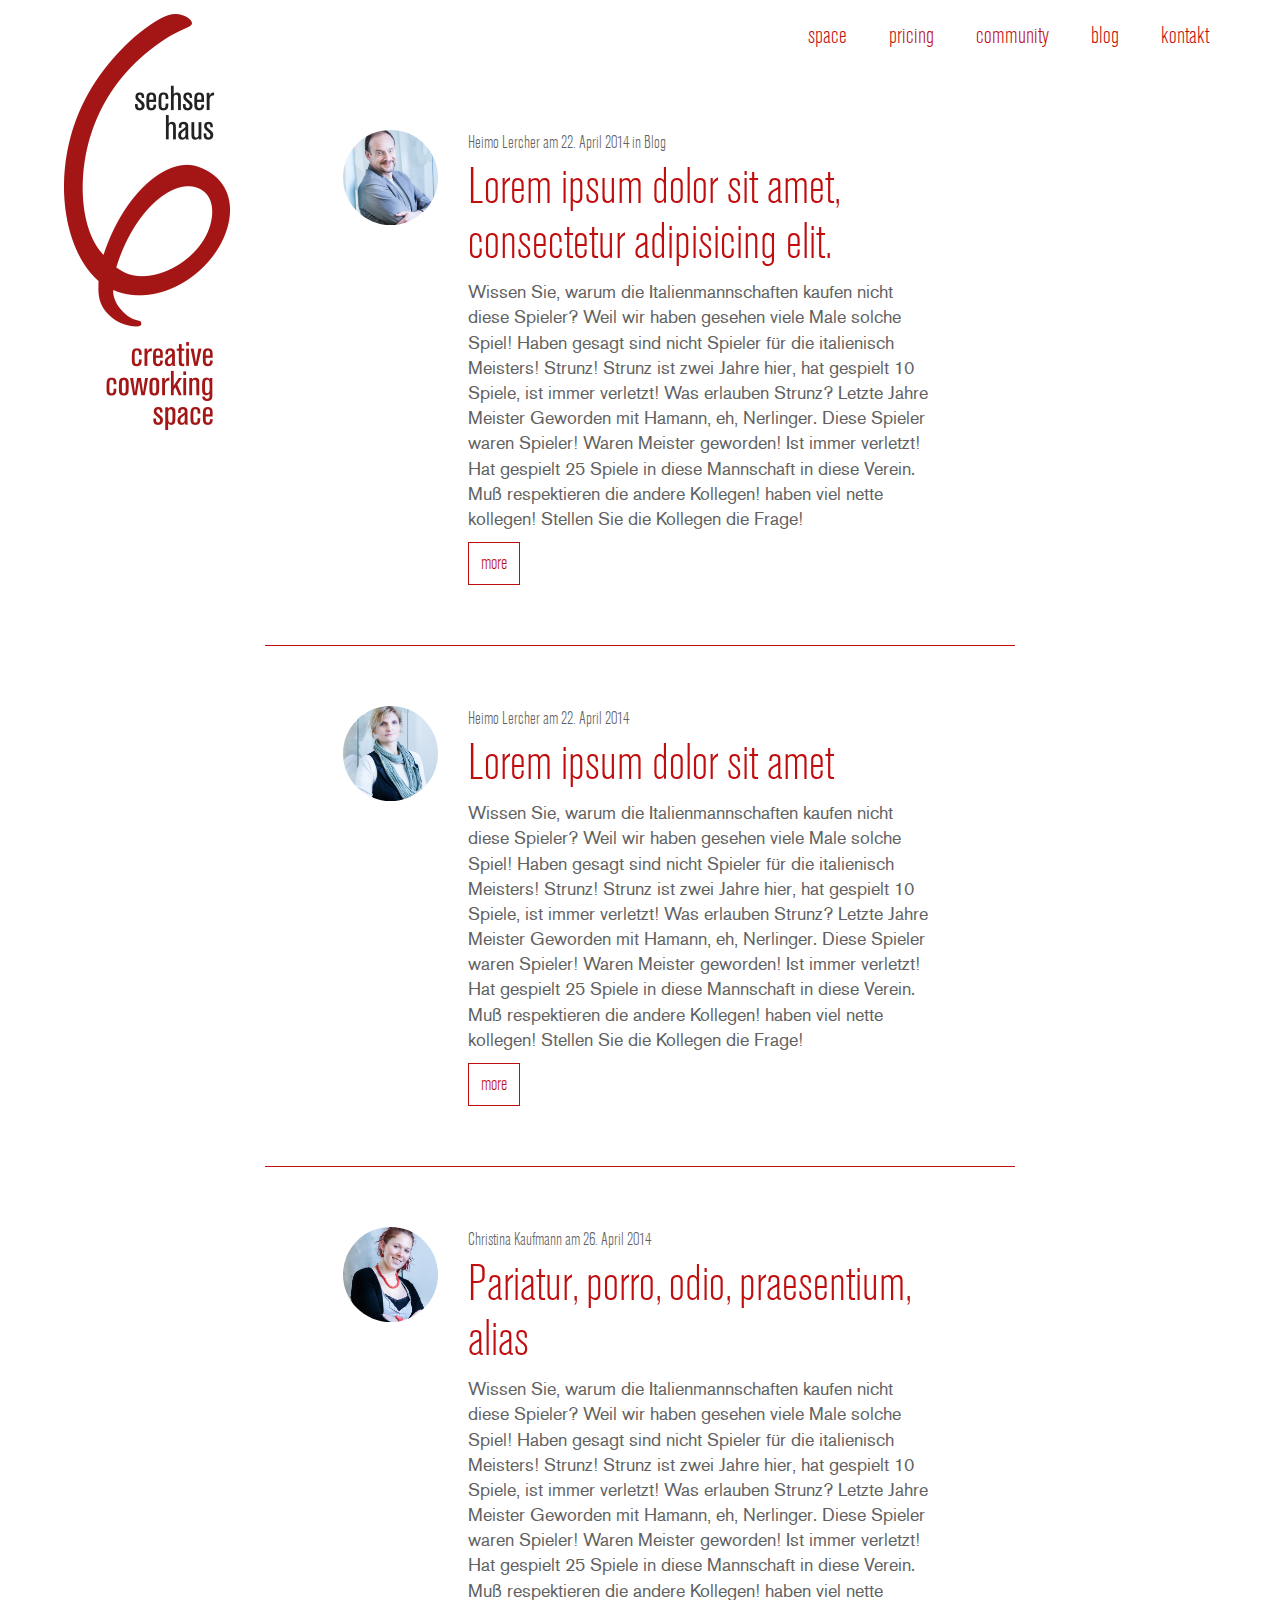
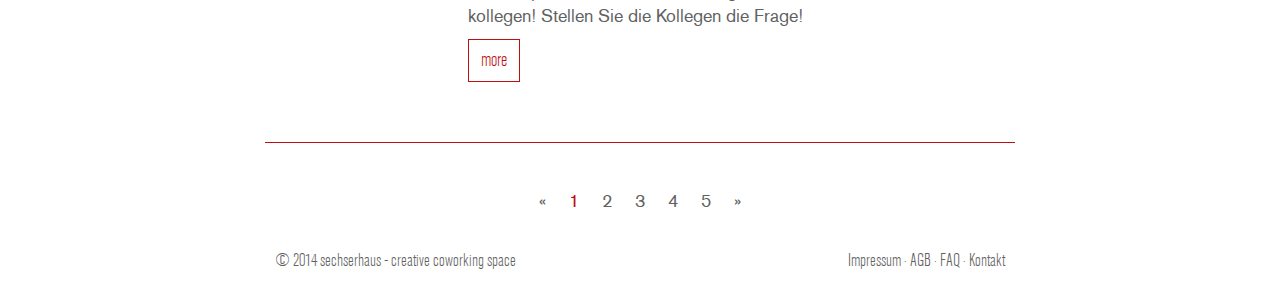
<file: blog.html>
<!doctype html>
	<html lang="de">
		<head>
		<meta charset="utf-8">
		<meta http-equiv="X-UA-Compatible" content="IE=edge">
		<meta name="viewport" content="width=device-width, initial-scale=1">
		<meta name="description" content="">
		<meta name="author" content="">
		<link rel="shortcut icon" href="assets/ico/favicon.ico">
		<title>sechserhaus blog</title>
		<!-- Bootstrap core CSS -->
		<link href="css/bootstrap.min.css" rel="stylesheet">
		<link href="css/style.css" rel="stylesheet">
		<!-- Just for debugging purposes. Don't actually copy this line! -->
		<!--[if lt IE 9]><script src="../../assets/js/ie8-responsive-file-warning.js"></script><![endif]-->
		<!-- HTML5 shim and Respond.js IE8 support of HTML5 elements and media queries -->
		<!--[if lt IE 9]>
		<script src="https://oss.maxcdn.com/libs/html5shiv/3.7.0/html5shiv.js"></script>
		<script src="https://oss.maxcdn.com/libs/respond.js/1.4.2/respond.min.js"></script>
		<![endif]-->
		<!-- Custom styles for this template -->
	<style id="holderjs-style" type="text/css"></style></head>
	<!-- NAVBAR
	================================================== -->
		<body>
		<div class="navbar-wrapper">
			<div class="container">
				<div class="navbar navbar-default navbar-fixed-top navbar-right" role="navigation" data-spy="affix" data-offset-top="10">
					<div class="container">
							<div class="navbar-header">
								<button type="button" class="navbar-toggle" data-toggle="collapse" data-target=".navbar-collapse">
								<span class="sr-only">Toggle navigation</span>
								<span class="icon-bar"></span>
								<span class="icon-bar"></span>
								<span class="icon-bar"></span>
								</button>
							<a class="navbar-brand" href="index.html#myCarousel">sechserhaus</a>
							<a class="navbar-logo hidden-xs" href="index.html#myCarousel">
							<img src="img/logo_hoch.png" alt="">
						</a>

							</div>
							<div class="navbar-collapse collapse">
								<ul class="nav navbar-nav navbar-right">
									<li><a href="index.html#space">space</a></li>
									<li><a href="index.html#pricing">pricing</a></li>
									<li><a href="index.html#community">community</a></li>
									<li><a href="blog.html">blog</a></li>
									<li><a href="#kontakt">kontakt</a></li>
								</ul>
						</div>
					</div>
				</div>
			</div>
		</div>
			<!-- Blogpost
			================================================== -->
			<!-- Wrap the rest of the page in another container to center all the content. -->
				<div class="container">
					<div class="row">
						<div class="col-sm-8 col-sm-offset-2">
						<!-- <h1>sechserhaus blog</h1> -->
							<div class="row blog-excerpt">
								<div class="col-xs-2 col-sm-offset-1">
									<div class="img-responsive img-circle avatar cover cover1" style="background: url(img/portrait_01.jpg) no-repeat center center; background-size:cover;">
									</div>
								</div>
									<div class="col-sm-8">
									<p class="post-meta">
										Heimo Lercher am 22. April 2014 in Blog
									</p>
										<a href="blogpost.html">
												<h1 class="post-title">
										Lorem ipsum dolor sit amet, consectetur adipisicing elit.
									</h1>
										</a>
										<p>Wissen Sie, warum die Italienmannschaften kaufen nicht diese Spieler? Weil wir haben gesehen viele Male solche Spiel! Haben gesagt sind nicht Spieler für die italienisch Meisters! Strunz! Strunz ist zwei Jahre hier, hat gespielt 10 Spiele, ist immer verletzt! Was erlauben Strunz? Letzte Jahre Meister Geworden mit Hamann, eh, Nerlinger. Diese Spieler waren Spieler! Waren Meister geworden! Ist immer verletzt! Hat gespielt 25 Spiele in diese Mannschaft in diese Verein. Muß respektieren die andere Kollegen! haben viel nette kollegen! Stellen Sie die Kollegen die Frage!</p>
										<a href="blogpost.html" class="btn btn-primary">more</a>
									</div>
								</div>
								<hr>
								<div class="row blog-excerpt">
								<div class="col-xs-2 col-sm-offset-1">
									<div class="img-responsive img-circle avatar cover cover1" style="background: url(img/portrait_05.jpg) no-repeat center center; background-size:cover;">
									</div>
								</div>
									<div class="col-sm-8">
									<p class="post-meta">
										Heimo Lercher am 22. April 2014
									</p>
										<a href="blogpost.html">
											<h1 class="post-title">
										Lorem ipsum dolor sit amet 
									</h1>
										</a>
										<p>Wissen Sie, warum die Italienmannschaften kaufen nicht diese Spieler? Weil wir haben gesehen viele Male solche Spiel! Haben gesagt sind nicht Spieler für die italienisch Meisters! Strunz! Strunz ist zwei Jahre hier, hat gespielt 10 Spiele, ist immer verletzt! Was erlauben Strunz? Letzte Jahre Meister Geworden mit Hamann, eh, Nerlinger. Diese Spieler waren Spieler! Waren Meister geworden! Ist immer verletzt! Hat gespielt 25 Spiele in diese Mannschaft in diese Verein. Muß respektieren die andere Kollegen! haben viel nette kollegen! Stellen Sie die Kollegen die Frage!</p>
										<a href="blogpost.html" class="btn btn-primary">more</a>
									</div>
								</div>
								<hr>
								<div class="row blog-excerpt">
								<div class="col-xs-2 col-sm-offset-1">
									<div class="img-responsive img-circle cover cover1" style="background: url(img/portrait_03.jpg) no-repeat center center; background-size:cover;">
									</div>
								</div>
									<div class="col-sm-8">
									<p class="post-meta">
										Christina Kaufmann am 26. April 2014
									</p>
										<a href="blogpost.html">
											<h1 class="post-title">
										Pariatur, porro, odio, praesentium, alias 
									</h1>
										</a>
										<p>Wissen Sie, warum die Italienmannschaften kaufen nicht diese Spieler? Weil wir haben gesehen viele Male solche Spiel! Haben gesagt sind nicht Spieler für die italienisch Meisters! Strunz! Strunz ist zwei Jahre hier, hat gespielt 10 Spiele, ist immer verletzt! Was erlauben Strunz? Letzte Jahre Meister Geworden mit Hamann, eh, Nerlinger. Diese Spieler waren Spieler! Waren Meister geworden! Ist immer verletzt! Hat gespielt 25 Spiele in diese Mannschaft in diese Verein. Muß respektieren die andere Kollegen! haben viel nette kollegen! Stellen Sie die Kollegen die Frage!</p>
										<a href="blogpost.html" class="btn btn-primary">more</a>
									</div>
							</div>
							<hr>
							<div class="row">
								<div class="text-center">
									<ul class="pagination">
								  <li><span>&laquo;</span></li>
								  <li class="active"><span>1 <span class="sr-only">(current)</span></span></li>
								  <li><span>2</span></li>
								  <li><span>3</span></li>
								  <li><span>4</span></li>
								  <li><span>5</span></li>
								  <li><span>&raquo;</span></li>
								</ul>
								</div>
							</div>
						</div>	
					</div>
						<footer>
							<div class="col-sm-8 col-sm-offset-2">
								<p class="pull-right"><a href="#">Impressum</a> · <a href="#">AGB</a> · <a href="#">FAQ</a> · <a href="#">Kontakt</a></p>
								<p>&copy; 2014 sechserhaus - creative coworking space</p>
							</div>
						</footer>
					</div><!-- /.container -->
					<!-- Bootstrap core JavaScript
					================================================== -->
					<!-- Placed at the end of the document so the pages load faster -->
					<script src="https://ajax.googleapis.com/ajax/libs/jquery/1.11.0/jquery.min.js"></script>
					<script src="js/bootstrap.min.js"></script>
					<script src="js/jquery.scrollTo.min.js"></script>
					<script src="js/jquery.localScroll.min.js"></script>
					<script>
					$(document).ready(function() {
					  $(window).scroll(function() {
				    var x = $(this).scrollTop();
				    $('.parallax').css('top', parseInt(-x / 8) + 'px');
						}); 

						$('.navbar').localScroll();
					});
					</script>
				</body>
			</html>
</file>
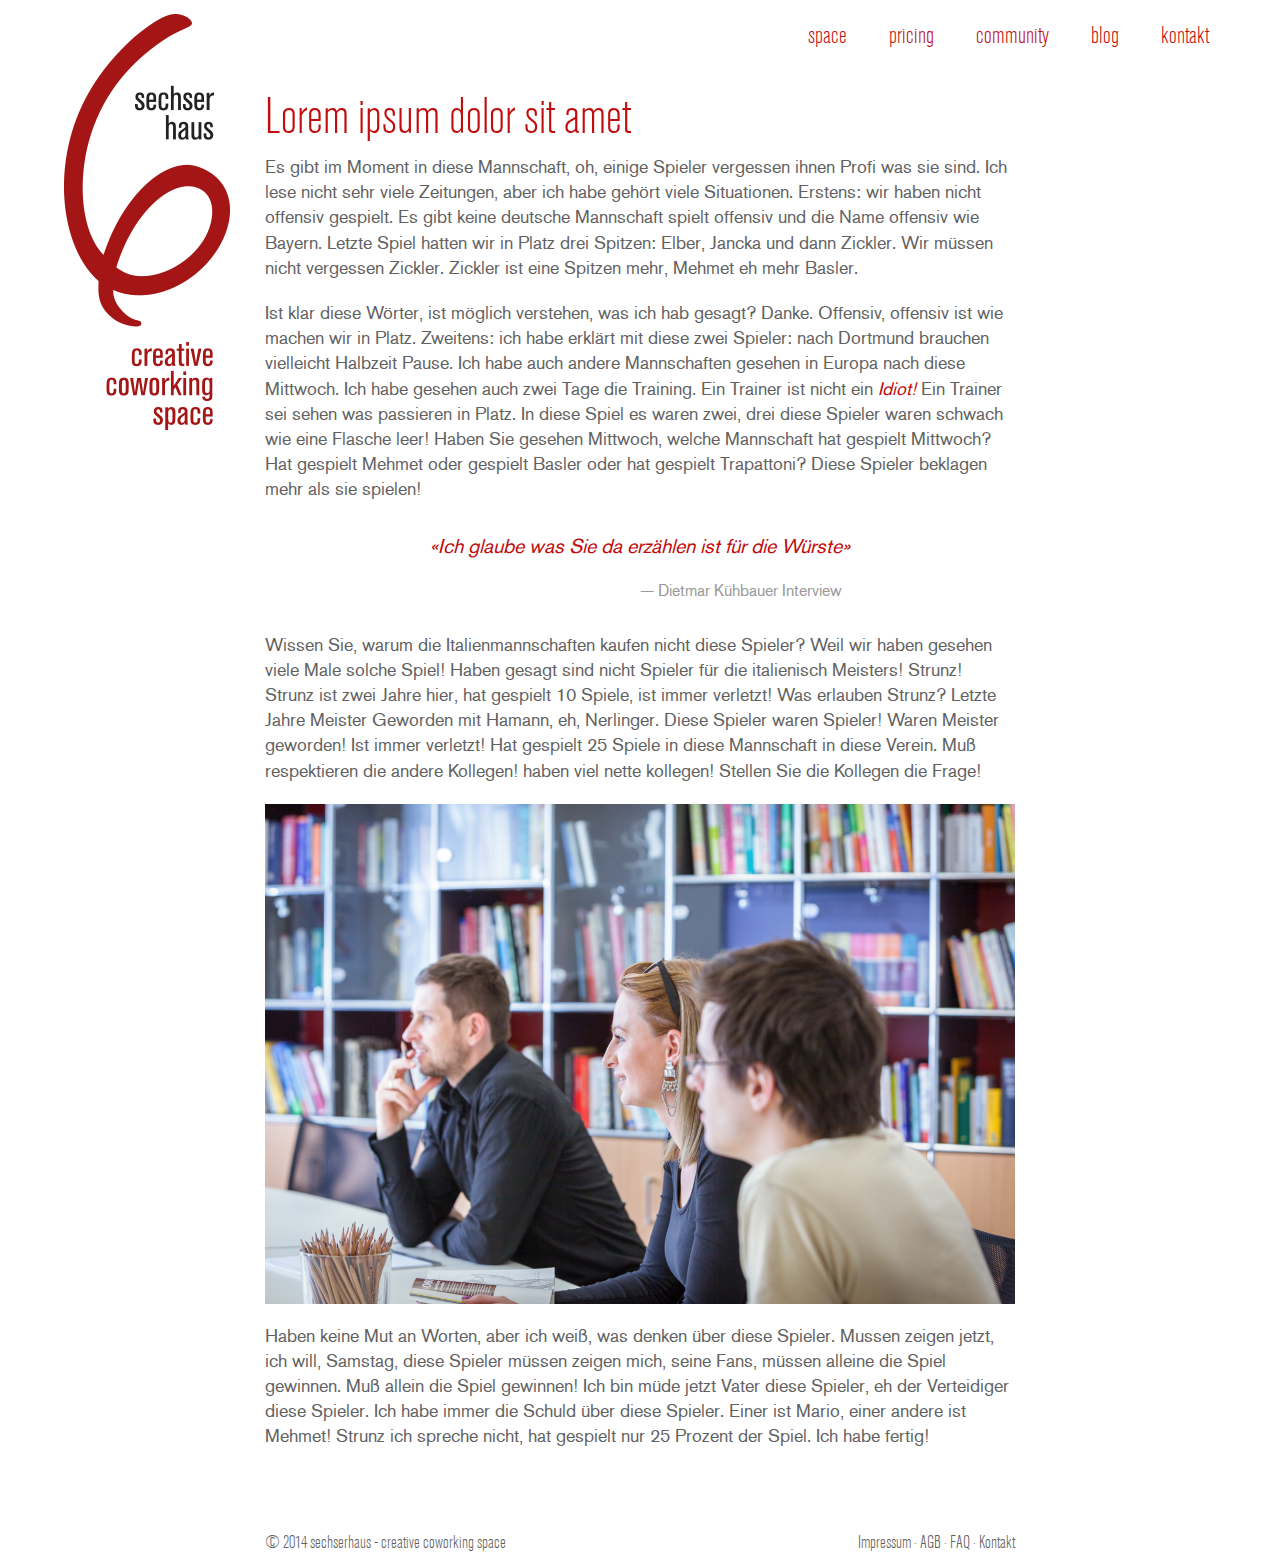
<file: blogpost.html>
<!doctype html>
	<html lang="de">
		<head>
		<meta charset="utf-8">
		<meta http-equiv="X-UA-Compatible" content="IE=edge">
		<meta name="viewport" content="width=device-width, initial-scale=1">
		<meta name="description" content="">
		<meta name="author" content="">
		<link rel="shortcut icon" href="assets/ico/favicon.ico">
		<title>sechserhaus blog</title>
		<!-- Bootstrap core CSS -->
		<link href="css/bootstrap.min.css" rel="stylesheet">
		<link href="css/style.css" rel="stylesheet">
		<!-- Just for debugging purposes. Don't actually copy this line! -->
		<!--[if lt IE 9]><script src="../../assets/js/ie8-responsive-file-warning.js"></script><![endif]-->
		<!-- HTML5 shim and Respond.js IE8 support of HTML5 elements and media queries -->
		<!--[if lt IE 9]>
		<script src="https://oss.maxcdn.com/libs/html5shiv/3.7.0/html5shiv.js"></script>
		<script src="https://oss.maxcdn.com/libs/respond.js/1.4.2/respond.min.js"></script>
		<![endif]-->
		<!-- Custom styles for this template -->
	<style id="holderjs-style" type="text/css"></style></head>
	<!-- NAVBAR
	================================================== -->
		<body>
		<div class="navbar-wrapper">
			<div class="container">
				<div class="navbar navbar-default navbar-fixed-top navbar-right" role="navigation" data-spy="affix" data-offset-top="10">
					<div class="container">
							<div class="navbar-header">
								<button type="button" class="navbar-toggle" data-toggle="collapse" data-target=".navbar-collapse">
								<span class="sr-only">Toggle navigation</span>
								<span class="icon-bar"></span>
								<span class="icon-bar"></span>
								<span class="icon-bar"></span>
								</button>
					<a class="navbar-brand" href="index.html#myCarousel">sechserhaus</a>
					<a class="navbar-logo hidden-xs" href="index.html#myCarousel">
							<img src="img/logo_hoch.png" alt="">
						</a>

							</div>
							<div class="navbar-collapse collapse">
								<ul class="nav navbar-nav navbar-right">
									<li><a href="index.html#space">space</a></li>
									<li><a href="index.html#pricing">pricing</a></li>
									<li><a href="index.html#community">community</a></li>
									<li><a href="blog.html">blog</a></li>
									<li><a href="#kontakt">kontakt</a></li>
								</ul>
						</div>
					</div>
				</div>
			</div>
		</div>
		<!-- COVER
		================================================== -->
		<!-- <div class="story-cover-wrap">
			<div class="row story-cover">
				<div class="story-cover-image parallax" data-type="parallax" data-speed="4" style="background-image: url(img/15.jpg);"></div>
				<div class="story-intro">
					<div class="container story-cover-content">
						<h1>Ich habe fertig.</h1>
						<h2>Meine Gedanken zum FC Bayern aus dem Jahre 1998.</h2>
						<ul class="post-item-meta"><li class="post-item-meta-item"><a href="#" class="" title=""><img class="img-circle post-item-meta-avatar" data-src="holder.js/64x64" alt="64x64" src="[data-uri]" style="width: 40px; height: 40px;"><span>Giovanni Trapattoni</span></a> in <a href="#" title="">Fußball</a></li></ul>
					</div>
				</div>
			</div>
		</div>			 -->
			<!-- Blogpost
			================================================== -->
			<!-- Wrap the rest of the page in another container to center all the content. -->
				<div class="container">
				<div class="row blogpost-wrap">
					<div class="col-sm-8 col-sm-offset-2 post-content">
					<h1>Lorem ipsum dolor sit amet</h1>
						<p>Es gibt im Moment in diese Mannschaft, oh, einige Spieler vergessen ihnen Profi was sie sind. Ich lese nicht sehr viele Zeitungen, aber ich habe gehört viele Situationen. Erstens: wir haben nicht offensiv gespielt. Es gibt keine deutsche Mannschaft spielt offensiv und die Name offensiv wie Bayern. Letzte Spiel hatten wir in Platz drei Spitzen: Elber, Jancka und dann Zickler. Wir müssen nicht vergessen Zickler. Zickler ist eine Spitzen mehr, Mehmet eh mehr Basler.</p> 						
						<p>Ist klar diese Wörter, ist möglich verstehen, was ich hab gesagt? Danke. Offensiv, offensiv ist wie machen wir in Platz. Zweitens: ich habe erklärt mit diese zwei Spieler: nach Dortmund brauchen vielleicht Halbzeit Pause. Ich habe auch andere Mannschaften gesehen in Europa nach diese Mittwoch. Ich habe gesehen auch zwei Tage die Training. Ein Trainer ist nicht ein <a href="#">Idiot!</a> Ein Trainer sei sehen was passieren in Platz. In diese Spiel es waren zwei, drei diese Spieler waren schwach wie eine Flasche leer! Haben Sie gesehen Mittwoch, welche Mannschaft hat gespielt Mittwoch? Hat gespielt Mehmet oder gespielt Basler oder hat gespielt Trapattoni? Diese Spieler beklagen mehr als sie spielen!</p>
						<blockquote>
						  <p>&laquo;Ich glaube was Sie da erzählen ist für die Würste&raquo;</p>
						  <footer>Dietmar Kühbauer <cite title="Source Title">Interview</cite></footer>
						</blockquote>
						<p>Wissen Sie, warum die Italienmannschaften kaufen nicht diese Spieler? Weil wir haben gesehen viele Male solche Spiel! Haben gesagt sind nicht Spieler für die italienisch Meisters! Strunz! Strunz ist zwei Jahre hier, hat gespielt 10 Spiele, ist immer verletzt! Was erlauben Strunz? Letzte Jahre Meister Geworden mit Hamann, eh, Nerlinger. Diese Spieler waren Spieler! Waren Meister geworden! Ist immer verletzt! Hat gespielt 25 Spiele in diese Mannschaft in diese Verein. Muß respektieren die andere Kollegen! haben viel nette kollegen! Stellen Sie die Kollegen die Frage!</p>
						<img class="img-responsive" src="img/12.jpg" alt="">
						<p>Haben keine Mut an Worten, aber ich weiß, was denken über diese Spieler. Mussen zeigen jetzt, ich will, Samstag, diese Spieler müssen zeigen mich, seine Fans, müssen alleine die Spiel gewinnen. Muß allein die Spiel gewinnen! Ich bin müde jetzt Vater diese Spieler, eh der Verteidiger diese Spieler. Ich habe immer die Schuld über diese Spieler. Einer ist Mario, einer andere ist Mehmet! Strunz ich spreche nicht, hat gespielt nur 25 Prozent der Spiel. Ich habe fertig!</p>
					</div>
				</div>
				<div class="row"><!-- footer section -->
	
					<!-- FOOTER -->
						<footer>
						<div class="col-sm-8 col-sm-offset-2">
							<p class="pull-right"><a href="#">Impressum</a> · <a href="#">AGB</a> · <a href="#">FAQ</a> · <a href="#">Kontakt</a></p>
							<p>&copy; 2014 sechserhaus - creative coworking space</p>
						</div>
					</footer>
					</div><!-- /.container -->
					<!-- Bootstrap core JavaScript
					================================================== -->
					<!-- Placed at the end of the document so the pages load faster -->
					<script src="https://ajax.googleapis.com/ajax/libs/jquery/1.11.0/jquery.min.js"></script>
					<script src="js/bootstrap.min.js"></script>
					<script src="js/jquery.scrollTo.min.js"></script>
					<script src="js/jquery.localScroll.min.js"></script>
					<script type="text/JavaScript">
					$(document).ready(function() {

							$('.navbar').localScroll();

						  /* PARALLAX BG COVER */
						  $('.story-cover-image[data-type="parallax"]').each(function(){
						    var parallax = $(this); // assigning the objec
						    
						    $(window).scroll(function() {
						      var yPos = -($(window).scrollTop() / parallax.data('speed')); 
						       
						      // Put together our final background position
						      var coords = '50% '+ (50 + yPos) + '%';
						  
						      // Move the background
						      parallax.css({"background-position": coords});
						    }); 
						  });
						});
					</script>
				</body>
			</html>
</file>
<file: css/style.css>
/* Generated by Font Squirrel (http://www.fontsquirrel.com) on April 7, 2014 */
@font-face {
    font-family: 'akzidenz-grotesk_bqregular';
    src: url('../fonts/akzidenzgrotesk-regular-webfont.eot');
    src: url('../fonts/akzidenzgrotesk-regular-webfont.eot?#iefix') format('embedded-opentype'),
         url('../fonts/akzidenzgrotesk-regular-webfont.woff') format('woff'),
         url('../fonts/akzidenzgrotesk-regular-webfont.ttf') format('truetype'),
         url('../fonts/akzidenzgrotesk-regular-webfont.svg#akzidenz-grotesk_bqregular') format('svg');
    font-weight: normal;
    font-style: normal;

}

@font-face {
    font-family: 'akzidenz-grotesk_bq_condensBd';
    src: url('../fonts/akzidenzgrotesk-boldcond-webfont.eot');
    src: url('../fonts/akzidenzgrotesk-boldcond-webfont.eot?#iefix') format('embedded-opentype'),
         url('../fonts/akzidenzgrotesk-boldcond-webfont.woff') format('woff'),
         url('../fonts/akzidenzgrotesk-boldcond-webfont.ttf') format('truetype'),
         url('../fonts/akzidenzgrotesk-boldcond-webfont.svg#akzidenz-grotesk_bq_condensBd') format('svg');
    font-weight: normal;
    font-style: normal;

}

@font-face {
    font-family: 'akzidenz-grotesk_bq_light_cRg';
    src: url('../fonts/akzidenzgrotesk-lightcond-webfont.eot');
    src: url('../fonts/akzidenzgrotesk-lightcond-webfont.eot?#iefix') format('embedded-opentype'),
         url('../fonts/akzidenzgrotesk-lightcond-webfont.woff') format('woff'),
         url('../fonts/akzidenzgrotesk-lightcond-webfont.ttf') format('truetype'),
         url('../fonts/akzidenzgrotesk-lightcond-webfont.svg#akzidenz-grotesk_bq_light_cRg') format('svg');
    font-weight: normal;
    font-style: normal;
}

/* GLOBAL STYLES
-------------------------------------------------- */


/* CUSTOMIZE THE NAVBAR
-------------------------------------------------- */

/* Special class on .container surrounding .navbar, used for positioning it into place. */

.container > .navbar-header {
  margin-left: 0;
}

.navbar-wrapper {
  position: relative;
  top: 0;
  right: 0;
  left: 0;
  z-index: 20;
}

/* Flip around the padding for proper display in narrow viewports */
.navbar-wrapper .container {
  padding-right: 0;
  padding-left: 0;
}
.navbar-wrapper .navbar {
  padding-right: 15px;
  padding-left: 15px;
}

/* CUSTOMIZE THE CAROUSEL
-------------------------------------------------- */

/* Carousel base class */
.carousel {
	height: 600px;
	margin-bottom: 60px;
}
/* Since positioning the image, we need to help out the caption */
.carousel-caption {
  z-index: 10;
  bottom: 25%;
  left: 50%;
	max-height: 240px;
  max-width: 240px;
  min-height: 150px;
  min-width: 150px;
	height: 25vw;
	width: 25vw;
	padding: 0;
}

/* Declare heights because of positioning of img element */
.carousel .item {
  /*background-color: #777;*/
  height: 600px;
  overflow: hidden;
}

#Carousel_facts .carousel-inner {
  /*background-color: #777;*/
  height: 600px;
  overflow: hidden;
}

.carousel .item > img {
  position: absolute;
  min-height: 100%;
  min-width: 1024px;
  width: 100%;
  height: auto;
  top: 0;
  left: 0;
}


/* CONTENT
-------------------------------------------------- */

/* Pad the edges of the mobile views a bit */
.center {
  padding-right: 15px;
  padding-left: 15px;
}

/* Center align the text below the carousel */
.center {
  margin-bottom: 20px;
  text-align: center;
}

.center .col-md-6 p {
  margin-right: 10px;
  margin-left: 10px;
}


/* Featurettes
------------------------- */

.featurette-divider {
  margin: 80px 0; /* Space out the Bootstrap <hr> more */
}

/* Thin out the  headings */
.featurette-heading {
  font-weight: 300;
  line-height: 1;
  letter-spacing: -1px;
}



/* RESPONSIVE CSS
-------------------------------------------------- */

@media (min-width: 768px) {
  
  /* Remove the edge padding needed for mobile */
  .marketing {
    padding-right: 0;
    padding-left: 0;
  }

  .navbar-wrapper .container {
    padding-right: 15px;
    padding-left:  15px;
  }
  .navbar-wrapper .navbar {
    padding-right: 0;
    padding-left:  0;
  }

  .featurette-heading {
    font-size: 2.77777778em;
  }
}

@media (min-width: 992px) {
  .featurette-heading {
    margin-top: 120px;
  }
}

/* Base Styles  */

html {
  font-size: 16px;
}

body {
  font-family: 'akzidenz-grotesk_bqregular', Helvetica, Arial, sans-serif;
  font-size: 1.125em;
  /*font-size: 18px;*/
  line-height: 1.4;
  color: #616161;
  background-color: #fff;
  padding-top: 70px;
  width: 100vw;
  overflow-x: hidden;
}

h1, h2, h3, h4, h5, h6,
.h1, .h2, .h3, .h4, .h5, .h6 {
  font-family: 'akzidenz-grotesk_bq_light_cRg', Helvetica, Arial, sans-serif;
  font-weight: normal;
  line-height: 1.1;
  color: #c00d0d;
}

h1 {
  font-size: 2.77777778em;
}

a {
  color: #c00d0d;
}

a:hover {
  text-decoration: underline;
}

hr {
  border-color: #c00d0d;
}

/* NAVBAR */

.navbar {
  min-height: 70px;
  font-family: 'akzidenz-grotesk_bq_light_cRg', arial, helvetica, sans-serif;
  -webkit-transition: all .5s linear;
  transition: all .5s linear;
}

.navbar-default {
  background-color: #fff;
  border-color: transparent;
  border: none;
}

.navbar-default .navbar-brand {
  color: #c00d0d;
}

.navbar-default .navbar-brand:hover, .navbar-default .navbar-brand:focus {
  color: #000;
}

.navbar-logo {
  position: absolute;
  left: 5%;
  top: 20%;
  -webkit-transition: all .5s linear;
  transition: all .5s linear;
}

.navbar-brand {
  padding: 5px 0 0 0;
  font-size: 1.33333333em;
  line-height: 1;
  height: 30px;
  margin-top: 20px;
  opacity: 0;
  -webkit-transition: all .5s linear;
  transition: all .5s linear;
}

.nav > li {
  margin-left: 10px;
}

.navbar-nav > li > a {
  padding-top: 5px;
  padding-bottom: 5px;
  border: 1px solid #fff;
  -webkit-transition: all .3s linear;
  transition: all .3s linear;
  margin-top: 20px;
  font-size: 1.33333333em;

}

.navbar-default .navbar-nav > .active > a, .navbar-default .navbar-nav > .active > a:hover, .navbar-default .navbar-nav > .active > a:focus {
  color: #c00d0d;
  background-color: #fff;
  border: 1px solid #c00d0d;
}

.navbar-default .navbar-nav > li > a:hover, .navbar-default .navbar-nav > li > a:focus {
  color: #c00d0d;
  background-color: #fff;
  border: 1px solid #c00d0d;
}

.navbar-default .navbar-nav > li > a {
  color: #c00d0d;
}

.affix {
  min-height: 30px;
  box-shadow: 1px 1px 1px rgba(0,0,0,0.3);
}

.affix .nav li a, .affix .navbar-brand {
  margin: 5px 0;
  opacity: 1;
}

.affix .navbar-logo {
  opacity: 0;
  visibility: hidden;

}

.affix-bottom .navbar-logo {
  display: none;
}

/* END NAVBAR */

.fact-circle {
  background: none repeat scroll 0 0 rgba(192, 13, 13, 0.7);
  border-radius: 50%;
  color: #FFFFFF;
  display: block;
  line-height: 1;
  margin: 0 auto;
  text-align: center;
	width: 100%; height: 100%;
}
.position1 {
  left: 20%;
}

.position2 {
  left: 50%;
  bottom: 35%;
}

.position3 {
  top: 45%;
  left: 60%;
}

.fact-content {
  font-size: 0.77777778em;
  margin: 0;
	width: 100%;
	height: 20%;
	bottom: 20%;
	position: absolute;

}

.fact-heading {
  font-family: 'akzidenz-grotesk_bq_light_cRg', arial, Helvetica, sans-serif;
  font-size: 5.55555556em;
	width: 100%;
	height: 30%;
	top: 20%;
	position: absolute;
  color: #fff;
  margin: 0;
}

.space-wrap, .community-wrap {
  margin-bottom: 60px;
  z-index: 10;
}

.interactive-plan {
  margin-bottom: 40px;
}

.pricing, .partner {
  padding-left: 0;
  margin: 40px 0;
}

.pricing li {
  float: left;
  width: 20%;
  padding-bottom: 20%;
  background: #ffe8d2;
  list-style-type: none;
  text-align: center;
  position: relative;
}

.pricing li:first-of-type {
  height: 0;
  width: 40%;
  padding-bottom: 40%;
}

#pricing-copy {
  width: 20%;
  padding-bottom: 20%;
}

.pricing li:nth-of-type(even), .partner li:nth-of-type(even) {
  background: #fff3e8;
}

.pricing li:first-child {
  background: #fff;
}

.pricing li hr, .partner li hr {
  width: 25px;
  border-top: 1px solid #616161;
}

.pricing-intro {
  position: absolute;
  width: 100%;
  height: 100%;
  overflow: hidden;
}

.pricing-wrap, .partner-wrap  {
  position: absolute;
  width: 84%;
}

.pricing-wrap {
  left: 50%; top: 50%;
	transform: translate(-50%,-50%);
}

.pricing-wrap hr, .partner-wrap hr, .mask hr {
	margin: 1em auto;
}

.pricing-cat-img {
  position: relative;
  max-height: 100%;
  min-width: 100%;
}

.pricing-cat-img::after {
  content: '\A';
}

.pricing-cat, .partner-cat {
  width: 100%;
  margin: auto;
  position: absolute;
  z-index: 2;
  color: #fff;
  font-size: 1.66666667em;
  font-family: 'akzidenz-grotesk_bq_light_cRg', Arial, Helvetica, sans-serif;
}

.pricing-cat-bg, .partner-cat-bg {
  position: absolute;
  width: 100%;
  height: 100%;
  background-color: rgba(192,13,13,0.7);
  bottom: 0;
}

.partner-intro {
  width: 154px;
  height: 154px;
  background-color: #c00d0d;
}

.pricing-header, .pricing-price {
  color: #c00d0d;
  font-size: 1.66666667em;
  font-family: 'akzidenz-grotesk_bq_light_cRg', Arial, Helvetica, sans-serif;
}

.pricing-desc {
  /*font-family: 'akzidenz-grotesk_bq_light_cRg', Arial, Helvetica, sans-serif;*/
  font-size: 0.77777778em;
  color: #616161;
}

.media {
  margin-bottom: 40px;
}

.media .pull-left {
  margin-top: 35px;
}

a.date-link:hover {
  text-decoration: none;
}

.date.img-circle {
  background: #c00d0d;
  width: 64px;
  height: 64px;
  margin: 0 auto 10px auto;
  font-size: 35px;
  color: #fff;
  text-align: center;
  font-family: 'akzidenz-grotesk_bq_light_cRg', Helvetica, Arial, sans-serif;
}

.date.img-circle span {
  padding: 9px 0;
  display: block;
}

.date-link p {
  line-height: 1;
  margin: 0;
  text-align: center;
  font-family: 'akzidenz-grotesk_bq_light_cRg', Helvetica, Arial, sans-serif;
}

.date-link .month {
  font-size: 28px;
}

.date-link .year {
  font-size: 20px;
}

/*community*/
#community {
  margin: 80px 0;
}

.coworker, .friends, .partners {
  margin-bottom: 40px;
}

.coworker ul, .friends ul, .partners ul {
  margin:0;
  padding:0;
}

.coworker ul li, .friends ul li, .partners ul li {
  list-style: none;
}

.view {
  width: 20%;
  height: 0;
  padding-bottom: 20%;
  float: left;
  overflow: hidden;
  position: relative;
  text-align: center;
  cursor: default;
}

.view > * {
  position: absolute;
  top: 0; left: 0;
}

li.view {
  background: #ffe8d2;
}

li.community-cat {
  background: #c00d0d;
}

.view .mask, .view .content, .view > a, .view > .comm-head-wrap {
  width: 100%;
  height: 100%;
}

.view .mask a {
  text-decoration: none;
	width: 90%;
	top: 50%; left: 50%;
	transform: translate(-50%,-50%);
}

.view > a > img {
  display: block;
  position: relative;
  max-height: 100%;
  min-width: 100%;
  -webkit-transition: all 0.4s;
  transition: all 0.4s; 
}

.view h2, .view p {
  font-family: 'akzidenz-grotesk_bq_light_cRg', Arial, Helvetica, sans-serif;
  color: #fff;
  text-align: center;
  font-size: 1em;
}

.view p {
  margin: 0 auto;
}

.view a.info {
  font-family: 'akzidenz-grotesk_bq_light_cRg', Arial, Helvetica, sans-serif;
  display: inline-block;
  text-decoration: none;
  font-size: 0.77777778em;
  color: #fff;
}

.view a.info:hover {
  text-decoration: underline;
}

.view a .mask { 
	position: absolute;
	top: 0; left: 0;
  background-color: rgba(192,13,13,.75);
  opacity: 0;
  -webkit-transition: all 0.4s;
  transition: all 0.4s;
}

.friends .view .mask {
  background-color: rgba(255,243,232,.75);
  color: #616161;
}

.friends .mask  h2, .friends .view p, .friends .view a.info, .friends .view hr {
  color: #616161;
  border-color: #616161;
}

.partner-img {
  max-width: 100%;
  position: absolute;
	left: 50%; top: 50%;
	transform: translate(-50%,-50%);
}

.partner-wrap {
  margin: 10%;
  min-height: 80%;
  max-width: 80%;
  border
}

.view h2 {
  opacity:0;
  -webkit-transition: all 0.3s;
  transition: all 0.3s;
}

.community-cat h2 {
  color: #fff;
  font-size: 1.66666667em;
	margin: 0;
  opacity: 1;
  -webkit-transition: none;
  transition: none;  
}

.view hr {
  width: 25px;
  border-color: #fff;
}

.view p { 
  opacity:0;
  -webkit-transition: all 0.3s;
  transition: all 0.3s;
}

.view a.info { 
  opacity:0;
  -webkit-transition: all 0.3s;
  transition: all 0.3s;
}

.mask h2 {
	font-size: 1.5em;
	margin: 0.2em 0;
}

.mask div {
	width: 100%;
}

.view:hover a .mask {  
  opacity:1; 
}                                                                            

.view:hover h2 { 
  opacity: 1;
}
.view:hover p { 
  opacity:1; 
}
.view:hover a.info { 
  opacity:1;
}

.cover {
  background-position: center center;
  background-repeat: no-repeat;
  background-size: cover;
  height: 0;
  position: relative;
  width: 100%;
}
.cover1 {
  float: left;
  height: 0;
  padding-bottom: 100%;
  position: relative;
  width: 100%;
}

.event h4 {
  color: #616161;
}

.event a {
  color: #616161;
}

.event .btn-primary {
  border-color: #616161;
}


iframe, object, embed { width: 100%; }

.map-container {
  width: 100%;
  height: 600px;
  padding: 15px;
  position: relative;
}

.contact-info {
  position: absolute;
  top: 75px;
  left: 90px;
  z-index: 99;
  width: 300px;
  height: 135px;rgba(0, 0, 0, 0)
}

.logo-container {
  background: #fff;
  width: 30%;
  padding: 35px 10px 10px 10px;
  min-height: 100%;
}

.logo-container img {
  width: 100%;
}

.info-container {
  background: rgba(255,255,255,.8);
  width: 70%;
  padding: 20px 10px 10px 10px;
  min-height: 100%;
}

.info-container p {
  padding-left: 5px;
  font-size: 16px;
  margin: 0 auto
}

.info-container a {
  color: #616161;
}

footer p, footer a {
  font-family: 'akzidenz-grotesk_bq_light_cRg', arial, Helvetica, sans-serif;
  color: #616161;
}

footer a:hover {
  color: #616161;
  text-decoration: underline;
}

/*blog specific styles*/

.blog-excerpt {
  margin: 60px 0;
}

.post-date {
  width: 10%;
}

.post-date h4, .post-date h5 {
  width: 80%;
}

.post-meta {
  font-family: 'akzidenz-grotesk_bq_light_cRg', arial, Helvetica, sans-serif;
  margin: 0;
}

.post-title {
  margin-top: 5px;
}

.media-heading {
  font-size: 2.77777778em;
  font-family: 'akzidenz-grotesk_bq_light_cRg', arial, Helvetica, sans-serif;
	line-height: 1em;
}

.story-cover-wrap {
  max-width: 100%;
  width: 100%;
  height: 720px;
  min-height: 100%;
  max-height: none;
  margin-top: 0;
  position: relative;
  margin-bottom: 60px;
}

.story-cover {
  display: table;
  height: 100%;
  width: 100%;
}

.story-cover-image {
  position: absolute;
  top: 0;
  bottom: 0;
  left: 0;
  right: 0;
  background-size: cover;
  background-repeat: no-repeat;
  background-position: 50% 50%;
  background-color: #000;
}

.story-cover-image::after {
  background-color: rgb(42, 0, 100);
  background-size: 100%;
  background-image: -webkit-linear-gradient(top, rgb(192, 13, 13) 0px, rgb(255, 255, 255) 88%);
}

.story-cover-image::after {
  content: '';
  display: block;
  width: 100%;
  height: 100%;
  position: absolute;
  top: 0px;
  left: 0px;
  z-index: 0;
  opacity: 0.35;
}

.story-cover-content {
  position: relative;
  display: table-cell;
  width: 100%;
  vertical-align: middle;
  padding-top: 100px;
  padding-bottom: 80px;
  text-align: center;
  color: #fff;
}

.story-intro {
  display: table-row;
  height: 100%;
  width: 100%;
}

.story-intro h1, .story-intro h {
  color: #fff;
  font-size: 2.77777778em;
  line-height: 1.1;
  margin-bottom: 8px;
}

.story-intro h2 {
  font-family: 'akzidenz-grotesk_bqregular', Arial, Helvetica, sans-serif;
}

.story-cover-content .post-item-meta-item {
  display: inline;
  overflow: visible;
}

.post-item-meta a{
  color: #fff;
}

.post-item-meta-avatar {
  display: inline-block;
  width: 30px;
  height: 30px;
  line-height: 30px;
  margin-right: 8px;
  margin-left: auto;
}

.blogpost-wrap {
  margin-bottom: 60px;
}

.post-content p {
  margin: 0 auto 20px auto;
}

.post-content a {
  color: #c00d0d;
  font-style: italic;
}

.post-content img, .post-content pre {
  margin: 20px auto;
}

blockquote {
  text-align: center;
  border-left: none;
  font-size: 1.11111111em;
  color: #c00d0d;
  font-style: italic;
  margin: 20px auto;
}

blockquote footer {
  font-size: 0.77777778em;
  text-align: left;
  margin-left: 50%;
  font-style: normal;
  width: 100%;
}

.pagination>li:first-child>a, .pagination>li:first-child>span {
  border-bottom-left-radius: 0;
  border-top-left-radius: 0;
}

.pagination>li>a, .pagination>li>span {
  position: relative;
  float: left;
  padding: 6px 12px;
  line-height: 1.42857143;
  text-decoration: none;
  color: #616161;
  background-color: #fff;
  border: none;
  margin-left: -1px;
}

.pagination>.active>a, .pagination>.active>span, .pagination>.active>a:hover, .pagination>.active>span:hover, .pagination>.active>a:focus, .pagination>.active>span:focus {
  z-index: 2;
  color: #c00d0d;
  background-color: #fff;
  border-color: #fff;
  cursor: default;
}

.pagination>li>a:hover, .pagination>li>span:hover, .pagination>li>a:focus, .pagination>li>span:focus {
  color: #c00d0d;
  background-color: #fff;
  border-color: #fff;
}

.pagination>li:last-child>a, .pagination>li:last-child>span {
  border-bottom-right-radius: 0;
  border-top-right-radius: 0;
}

/*end blog*/

/** Coworker Detail **/
/* Coworker, Image */
.cont-cowrk {
  position: relative;
  width: 30vw;
  height: 30vw;
  margin: 5vw auto 0;
}

.img-cowrk {
  position: relative;
  width: 100%;
  height: 100%;
  background-color: rgba(255,255,255,0.55);
  z-index: 9;
}

.img-cowrk .img-cowrk-img {
  position: absolute;
  width: 85%;
  height: 85%;
  margin: 7.5%;
  z-index: 10;
}
.row {
  clear: both;  
}
/* Portfolio & Galerie, BG */
#portfolio {
  position: absolute;
  width: 100%;
  height: 20vw;
  left: 0;
  right: 0;
  top: 70px;
}

#gallery-space {
  left: 0;
  position: absolute;
  width: 100vw;
  z-index: 8;
}

.gallery, #gallery-spacer {
  position: relative;
  width: 100%;
  height: 40vw;
  margin-bottom: 80px;
}

#portfolio ul, #gallery-space ul {
  position: relative;
  margin: 0;
  padding: 0; 
}
#portfolio ul li, #gallery-space ul li {
  list-style: none; 
}
.port-cont {
  float: left;
  position: relative;
  width: 20%;
  padding-bottom: 20%;
}
.port-frame {
  position: absolute;
  overflow: hidden;
  height: 100%;
  width: 100%;
}
.port-frame img {
  width: auto;
  max-height: 100%;
}
.sechser_ol {
  opacity: 0;
  position: absolute;
  width: 100%;
  transition: all 0.4s ease 0s;
  pointer-events: none;

}
.port-frame:hover .sechser_ol {
  opacity: 0.55;
  transition: all 0.4s ease 0s;
}
/*Text*/
#cowrk-desc h1 {
  font-size: 2.666666666666667em;
  margin: 0em 0 -0.4em;
}
#cowrk-desc h2 {
  font-size: 1.666666666666667em;
  margin-bottom: 1.5em;
}
#cowrk-desc p {
  margin: 1em;
}
#cowrk-desc hr {
  margin: 3em -1em;
}
#cowrk-info {
  padding: 0 1em 3em; 
}
.desc_cont_red {
  color: #C00D0D;
  margin-right: 0.2em;
}

.bigger_f1 {
	font-size: 1.2em;
}

/** end Coworker Detail **/

/*Form styles*/
.form-horizontal .form-group {
  margin-left: 0;
  margin-right: 0;
}

.form-control {
  border-radius: 0;
  border: 1px solid #c00d0d;
  color: #c00d0d;
}

.form-control:focus {
  border: 2px solid #c00d0d;
  outline: 0;
  box-shadow: none;
}

.btn-primary {
  font-family: 'akzidenz-grotesk_bq_light_cRg', arial, Helvetica, sans-serif;
  border: 1px solid #c00d0d;
  border-radius: 0;
  color: #c00d0d;
  background-color: #fff;
  border-color: #c00d0d;
  -webkit-transition: all 0.4s;
  transition: all 0.4s;
  font-size: 1.125em;
}

.btn-primary:hover, .btn-primary:focus, .btn-primary:active, .btn-primary.active, .open .dropdown-toggle.btn-primary {
  color: #fff;
  background-color: #c00d0d;
  border-color: #c00d0d;
}

/*end form*/

/*fade animation*/

.carousel-caption p {
  text-shadow: none;
}

.carousel-caption .btn-primary {
  background: transparent;
  color: #fff;
  border: 2px solid #fff;
}

.carousel-caption .btn-primary:hover,
.carousel-caption .btn-primary:active {
  background: #fff;
  color: #999;
}

.carousel-fade .carousel-inner .item {
  opacity: 0;
  -webkit-transition-property: opacity;
  transition-property: opacity;
}
.carousel-fade .carousel-inner .active {
  opacity: 1;
}
.carousel-fade .carousel-inner .active.left,
.carousel-fade .carousel-inner .active.right {
  left: 0;
  opacity: 0;
  z-index: 1;
}
.carousel-fade .carousel-inner .next.left,
.carousel-fade .carousel-inner .prev.right {
  opacity: 1;
}
.carousel-fade .carousel-control {
  z-index: 2;
}

/*end fade */

/* Positioner classes */
.vertAlignMiddle {
	position: absolute;
	left: 50%; top: 50%;
	transform: translate(-50%,-50%);
}


/**Media Queries**/
@media screen and (min-width: 1500px) {
  .carousel {
    height: 750px;
  }
  .carousel .item {
    height: 750px;
  }
}

@media screen and (min-width: 768px) {
  .svg-overlay {
    left: 35%;
  }
  .contact-info {
		position: absolute;
		top: 150px;
		left: 100px;
		z-index: 99;
		width: 400px;
		height: 135px;
	}
	
	.logo-container {
		background: #fff;
		width: 40%;
		padding: 10px;
		min-height: 100%;
	}
	
	.logo-container img {
		width: 100%;
	}
	
	.info-container {
		background: rgba(255,255,255,.8);
		width: 60%;
		padding: 20px 10px 10px 10px;
		min-height: 100%;
	}
	
	.info-container p {
		padding-left: 30px;
		font-size: 16px;
		margin: 0 auto
	}
}

@media (min-width: 508px) {
  .navbar-header {
          float: left;
  }
  .navbar-toggle {
      display: none;
  }
  .navbar-collapse {
      border-top: 0 none;
      box-shadow: none;
      width: auto;
  }
  .navbar-collapse.collapse {
      display: block !important;
      height: auto !important;
      padding-bottom: 0;
      overflow: visible !important;
  }
  .navbar-nav {
      float: right !important;
      margin: 0;
  }
  .navbar-nav>li {
      float: left;
  }
}


/*Font-sizes*/
@media screen and (max-width: 991px) {
  html {
    font-size: 14px;
  }
	.no-display991 {
		display: none;
	}
}

@media screen and (max-width: 460px) {
  html {
    font-size: 13px;
  }
}

/* Media Queries for Responsiveness Begin */
/* Mobile */
@media screen and (max-width: 768px) {
  .navbar-brand {
    opacity: 1;
  }
	.fact-heading {
		font-size: 4em;
	}
}

/*@media (min-width: 319px) and (max-width: 480px) {*/
@media (max-width: 480px) {
	.fact-content {
		bottom: 25%;
		padding: 0 2em;
	}
  .pricing li:first-of-type, .view:first-of-type, #pricing-copy, .pricing-intro {
    width: 100%;
    padding-bottom: 50%;
    height: 0;
  }

  .pricing li, .view {
    width: 50%;
    padding-bottom: 50%;
    height: 0;
  }

	.pricing-intro {    
    display: table-cell;
    vertical-align: middle;
  }

  .pricing li hr, .partner li hr {
    width: 16.66666666666667%;
    margin-top: 5px;
    margin-bottom: 5px;
  }

  .pricing-cat, .partner-cat {
    height: auto;
    bottom: 40%;
  }

  .pricing-cat-bg, .partner-cat-bg {
    height: 100%;
  }

  .pricing li:nth-of-type(3n+2), .pricing li:nth-of-type(3n+6), .partner li:nth-of-type(3n+2), .partner li:nth-of-type(3n+6) {
    background: #fff3e8;
  }

  .pricing li:nth-of-type(4n+3), .pricing li:nth-of-type(4n+4), .partner li:nth-of-type(4n+3), .partner li:nth-of-type(4n+4) {
    background: #ffe8d2;
  }

  .view hr {
    width: 16.66666666666667%;
    margin-top: 8px;
    margin-bottom: 5px;
  }
	.no-display991 {
		display:block;
	}
}
/* Media Queries for Responsiveness End */
</file>
